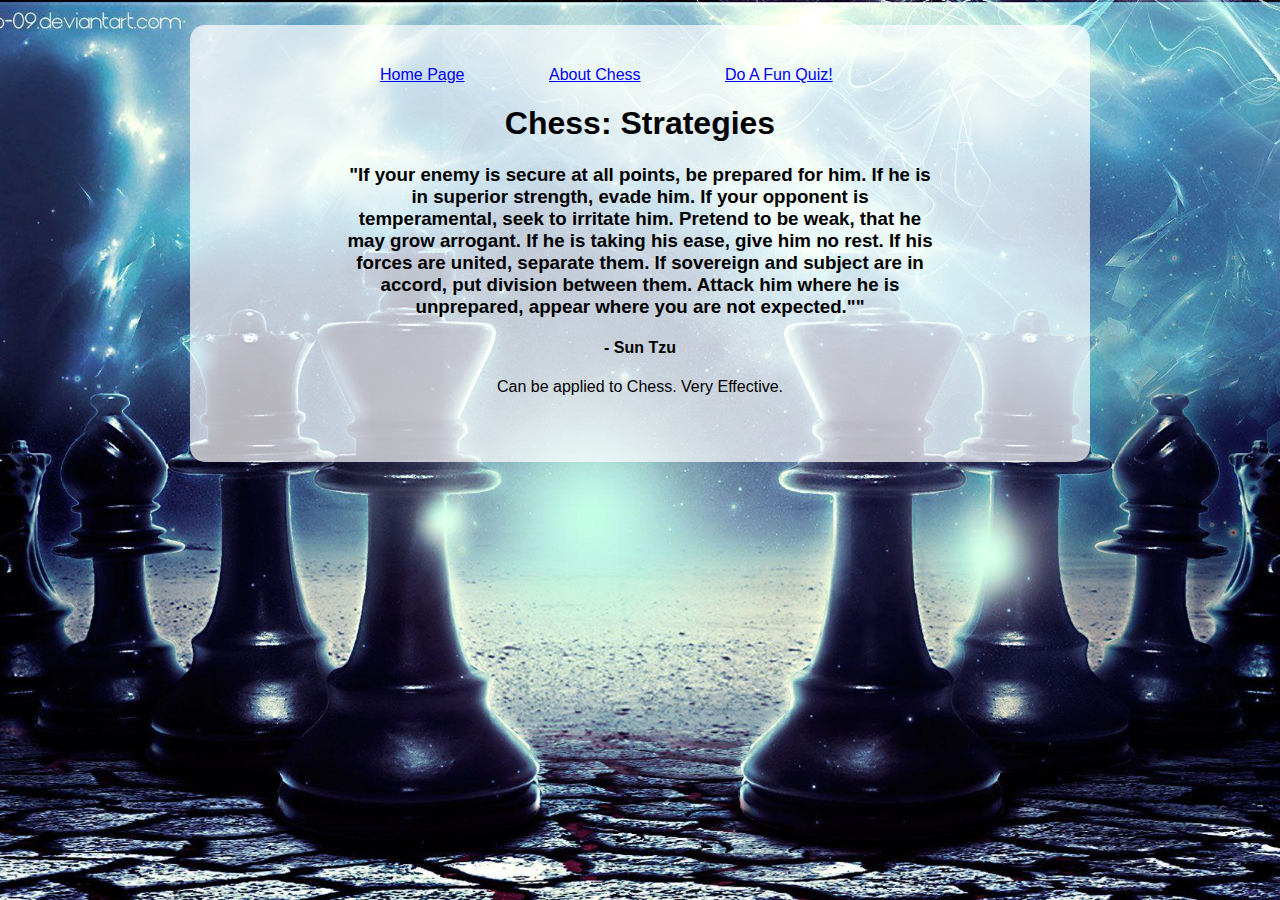
<file: WebsiteProject/index.html>
<!DOCTYPE html>
<html class="homeBackground">
  <head>
    <title>Chess Multi-Page Project</title>
    <link rel="stylesheet" href="style.css" />
  </head>
  <body>
    <!-- Navigation Bar -->
    <p class="nav">
      <a href="index.html">Home Page</a>
      <a href="about.html">About Chess</a>
      <a href="quiz.html">Do A Fun Quiz!</a>
    </p>

    <h1 class="center" class="title">Chess: Strategies</h1>
    <h3 class="center">
      "If your enemy is secure at all points, be prepared for him. If he is in
      superior strength, evade him. If your opponent is temperamental, seek to
      irritate him. Pretend to be weak, that he may grow arrogant. If he is
      taking his ease, give him no rest. If his forces are united, separate
      them. If sovereign and subject are in accord, put division between them.
      Attack him where he is unprepared, appear where you are not expected.""
    </h3>
    <h4 class="center">- Sun Tzu</h4>
    <p class="center">Can be applied to Chess. Very Effective.</p>
  </body>
</html>
</file>
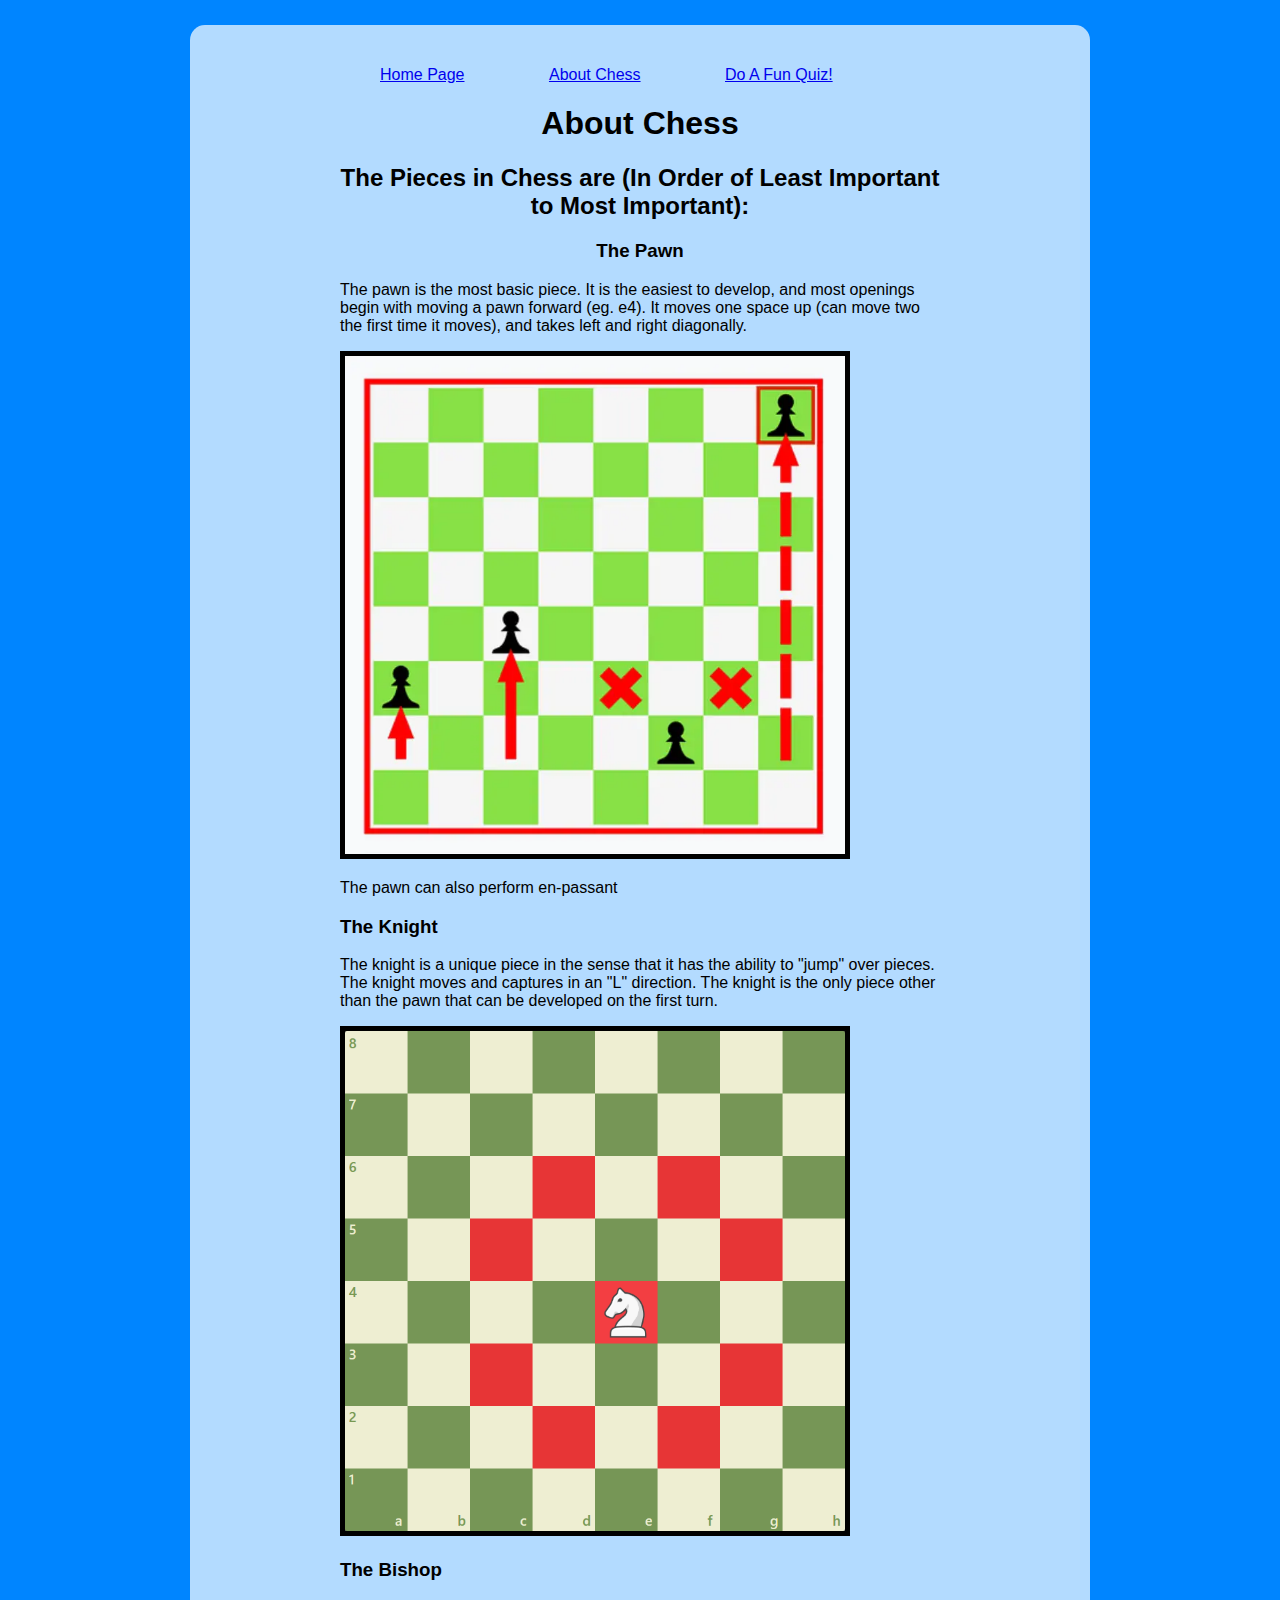
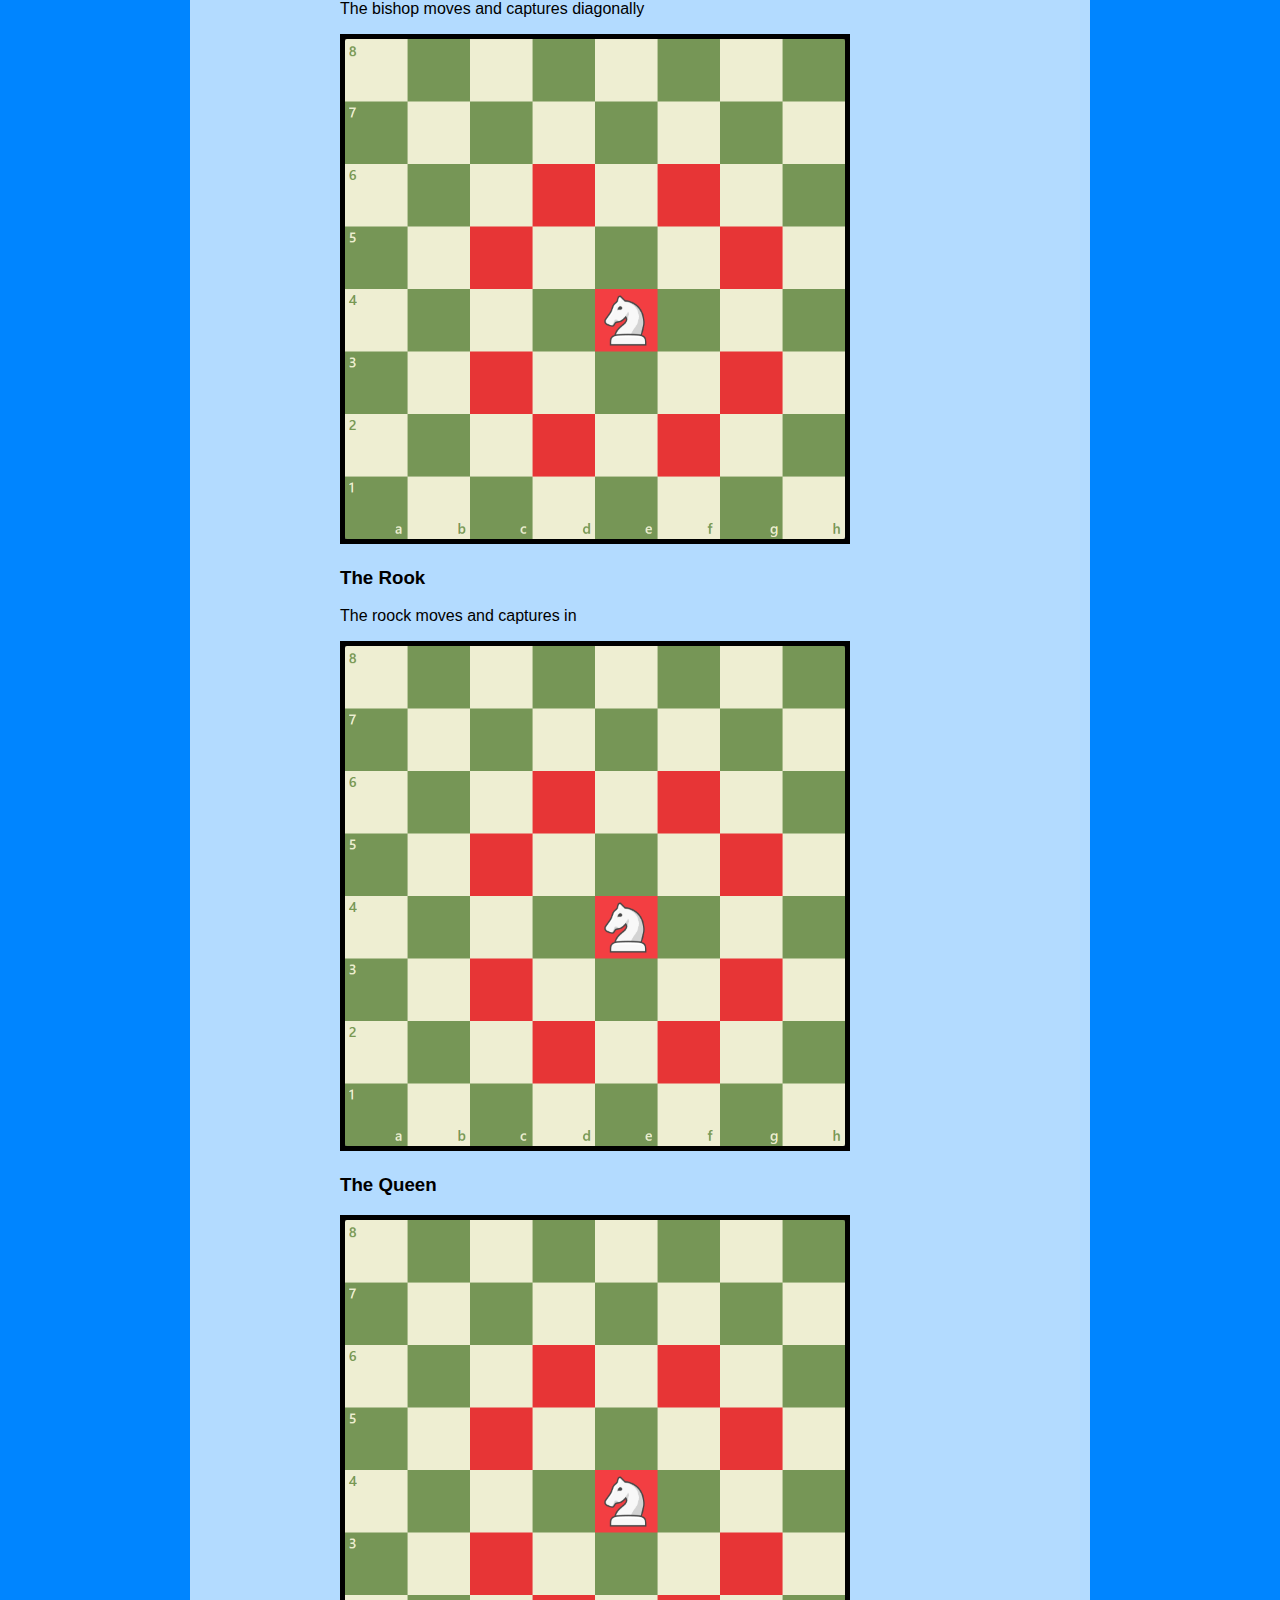
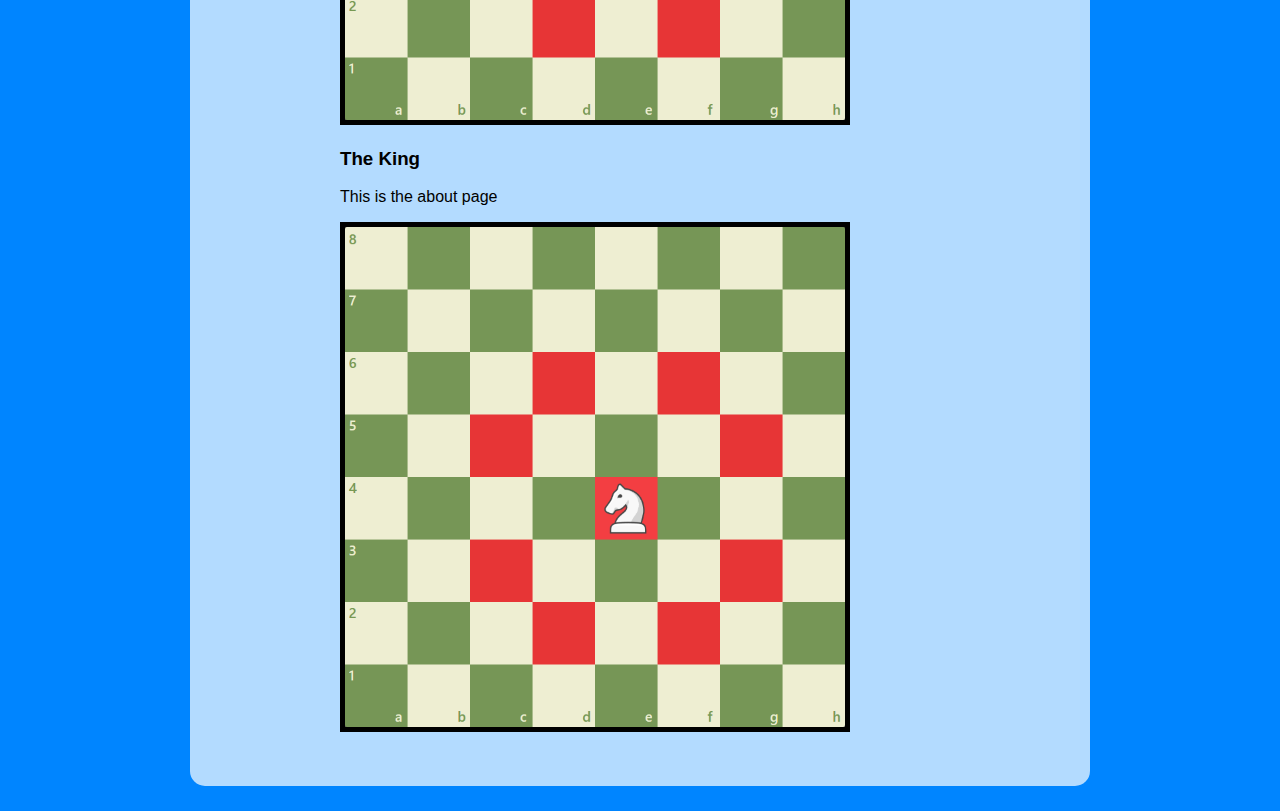
<file: WebsiteProject/about.html>
<!DOCTYPE html>
<html class="aboutBackground">
  <head>
    <title>Chess Multi-Page Project</title>
    <link rel="stylesheet" href="style.css" />
  </head>

  <body>
    <!-- NAVIGATION BAR -->
    <p class="nav">
      <a href="index.html">Home Page</a>
      <a href="about.html">About Chess</a>
      <a href="quiz.html">Do A Fun Quiz!</a>
    </p>

    <!-- PAGE TITLE & CONTENT -->
    <h1 class="center">About Chess</h1>
    <h2 class="center">
      The Pieces in Chess are (In Order of Least Important to Most Important):
    </h2>
    <h3 class="center">The Pawn</h3>
    <p>
      The pawn is the most basic piece. It is the easiest to develop, and most
      openings begin with moving a pawn forward (eg. e4). It moves one space up
      (can move two the first time it moves), and takes left and right
      diagonally.
    </p>
    <img
      class="img"
      src="img/ChessMovePawn.webp"
      alt="How a knight moves in chess"
      width="500"
    />
    <p>The pawn can also perform en-passant</p>
    <h3>The Knight</h3>
    <p>
      The knight is a unique piece in the sense that it has the ability to
      "jump" over pieces. The knight moves and captures in an "L" direction. The
      knight is the only piece other than the pawn that can be developed on the
      first turn.
    </p>
    <img
      class="img"
      src="img/ChessKnightMoves.png"
      alt="How a knight moves in chess"
      width="500"
    />
    <h3>The Bishop</h3>
    <p>The bishop moves and captures diagonally</p>
    <img
      class="img"
      src="img/ChessKnightMoves.png"
      alt="How a knight moves in chess"
      width="500"
    />
    <h3>The Rook</h3>
    <p>The roock moves and captures in</p>
    <img
      class="img"
      src="img/ChessKnightMoves.png"
      alt="How a knight moves in chess"
      width="500"
    />
    <h3>The Queen</h3>
    <img
      class="img"
      src="img/ChessKnightMoves.png"
      alt="How a knight moves in chess"
      width="500"
    />
    <h3>The King</h3>
    <p>This is the about page</p>
    <img
      class="img"
      src="img/ChessKnightMoves.png"
      alt="How a knight moves in chess"
      width="500"
    />
  </body>
</html>
<a href="https://www.youtube.com/watch?v=4jXQyGaeUV8" target="_blank"></a>
</file>
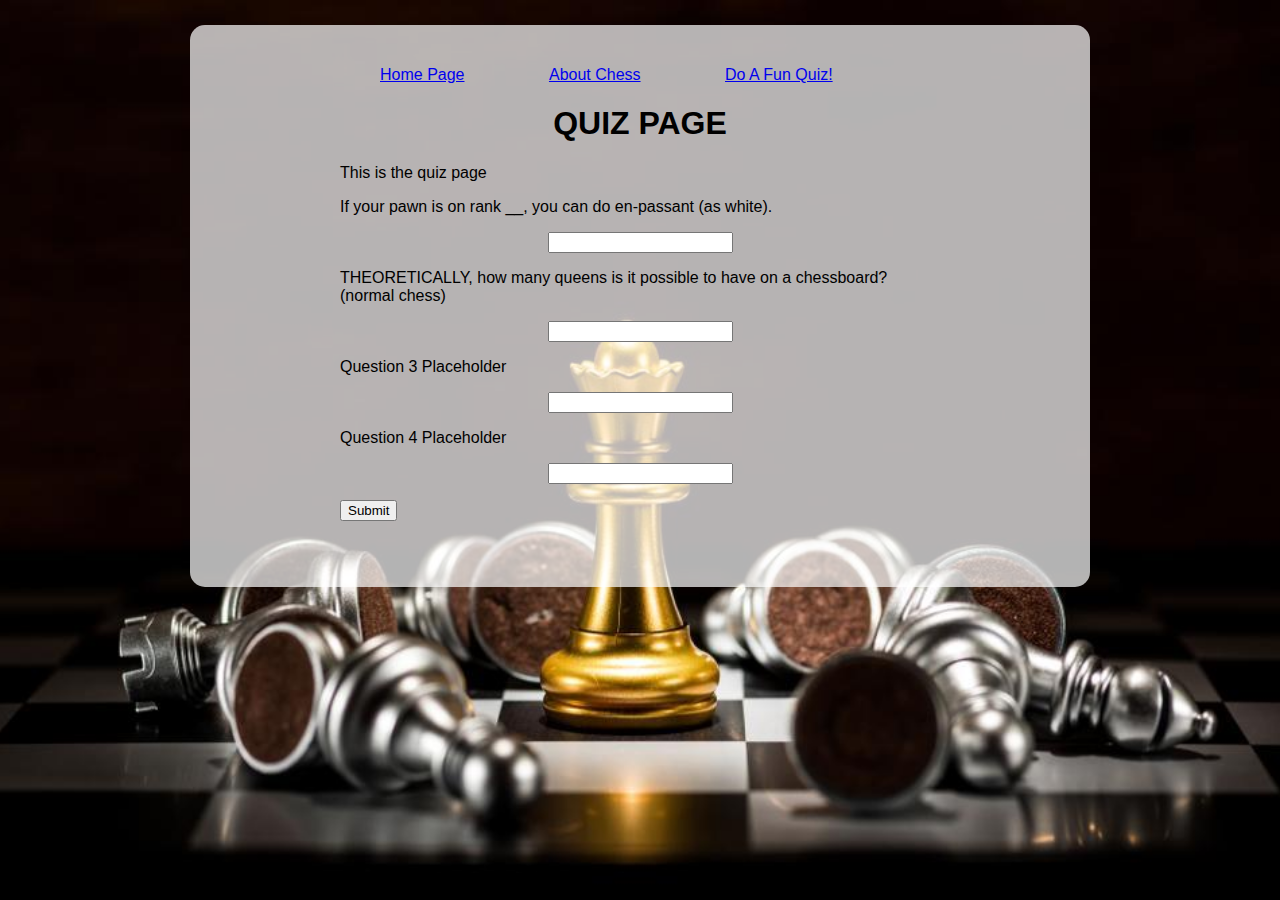
<file: WebsiteProject/quiz.html>
<!DOCTYPE html>
<html class="quizBackground">
  <head>
    <title>Chess Multi-Page Project</title>
    <link rel="stylesheet" href="style.css" />
    <script defer src="main.js"></script>
  </head>

  <body>
    <!-- NAVIGATION BAR -->
    <p class="nav">
      <a href="index.html">Home Page</a>
      <a href="about.html">About Chess</a>
      <a href="quiz.html">Do A Fun Quiz!</a>
    </p>

    <!-- PAGE TITLE & CONTENT -->
    <h1 class="center">QUIZ PAGE</h1>
    <p>This is the quiz page</p>

    <!-- Question 1 -->
    <p>If your pawn is on rank __, you can do en-passant (as white).</p>

    <!-- Input 1 -->
    <div class="center">
      <input type="number" id="input1" />
    </div>

    <!-- Output 1 -->
    <p><output id="output1"></output></p>

    <!-- Question 2 -->
    <p>
      THEORETICALLY, how many queens is it possible to have on a chessboard?
      (normal chess)
    </p>

    <!-- Input 2 -->
    <div class="center">
      <input type="text" id="input2" />
    </div>

    <!-- Output 2 -->
    <p><output id="output2"></output></p>

    <!-- Question 3 -->
    <p>Question 3 Placeholder</p>

    <!-- Input 3 -->
    <div class="center">
      <input type="text" id="input3" />
    </div>

    <!-- Output 3 -->
    <p><output id="output3"></output></p>

    <!-- Question 4 -->
    <p>Question 4 Placeholder</p>

    <!-- Input 4 -->
    <div class="center">
      <input type="text" id="input4" />
    </div>

    <!-- Output 4 -->
    <p><output id="output4"></output></p>

    <!-- Submit Button -->
    <button id="btn">Submit</button>

    <!-- Score Output -->
    <p><output id="score-output"></output></p>
  </body>
</html>
</file>
<file: WebsiteProject/style.css>
.homeBackground {
  background: url("img/ChessHomeBackGround.jpg") no-repeat center fixed;
  background-size: cover;
}

.quizBackground {
  background: url("img/ChessQuizBackGround.jpeg") no-repeat center fixed;
  background-size: cover;
}

.aboutBackground {
  background-color: rgba(0, 133, 255, 10);
}
body {
  background-color: rgba(255, 255, 255, 0.7);
  border-radius: 15px;
  width: 600px;
  margin: 25px auto;
  padding: 25px 150px 50px;
  font-family: Verdana, Geneva, Tahoma, sans-serif;
}

.nav a {
  margin: 0px 40px;
  text-align: center;
}

.img {
  border: 5px solid;
  border-color: black;
}
.center {
  text-align: center;
}
</file>
